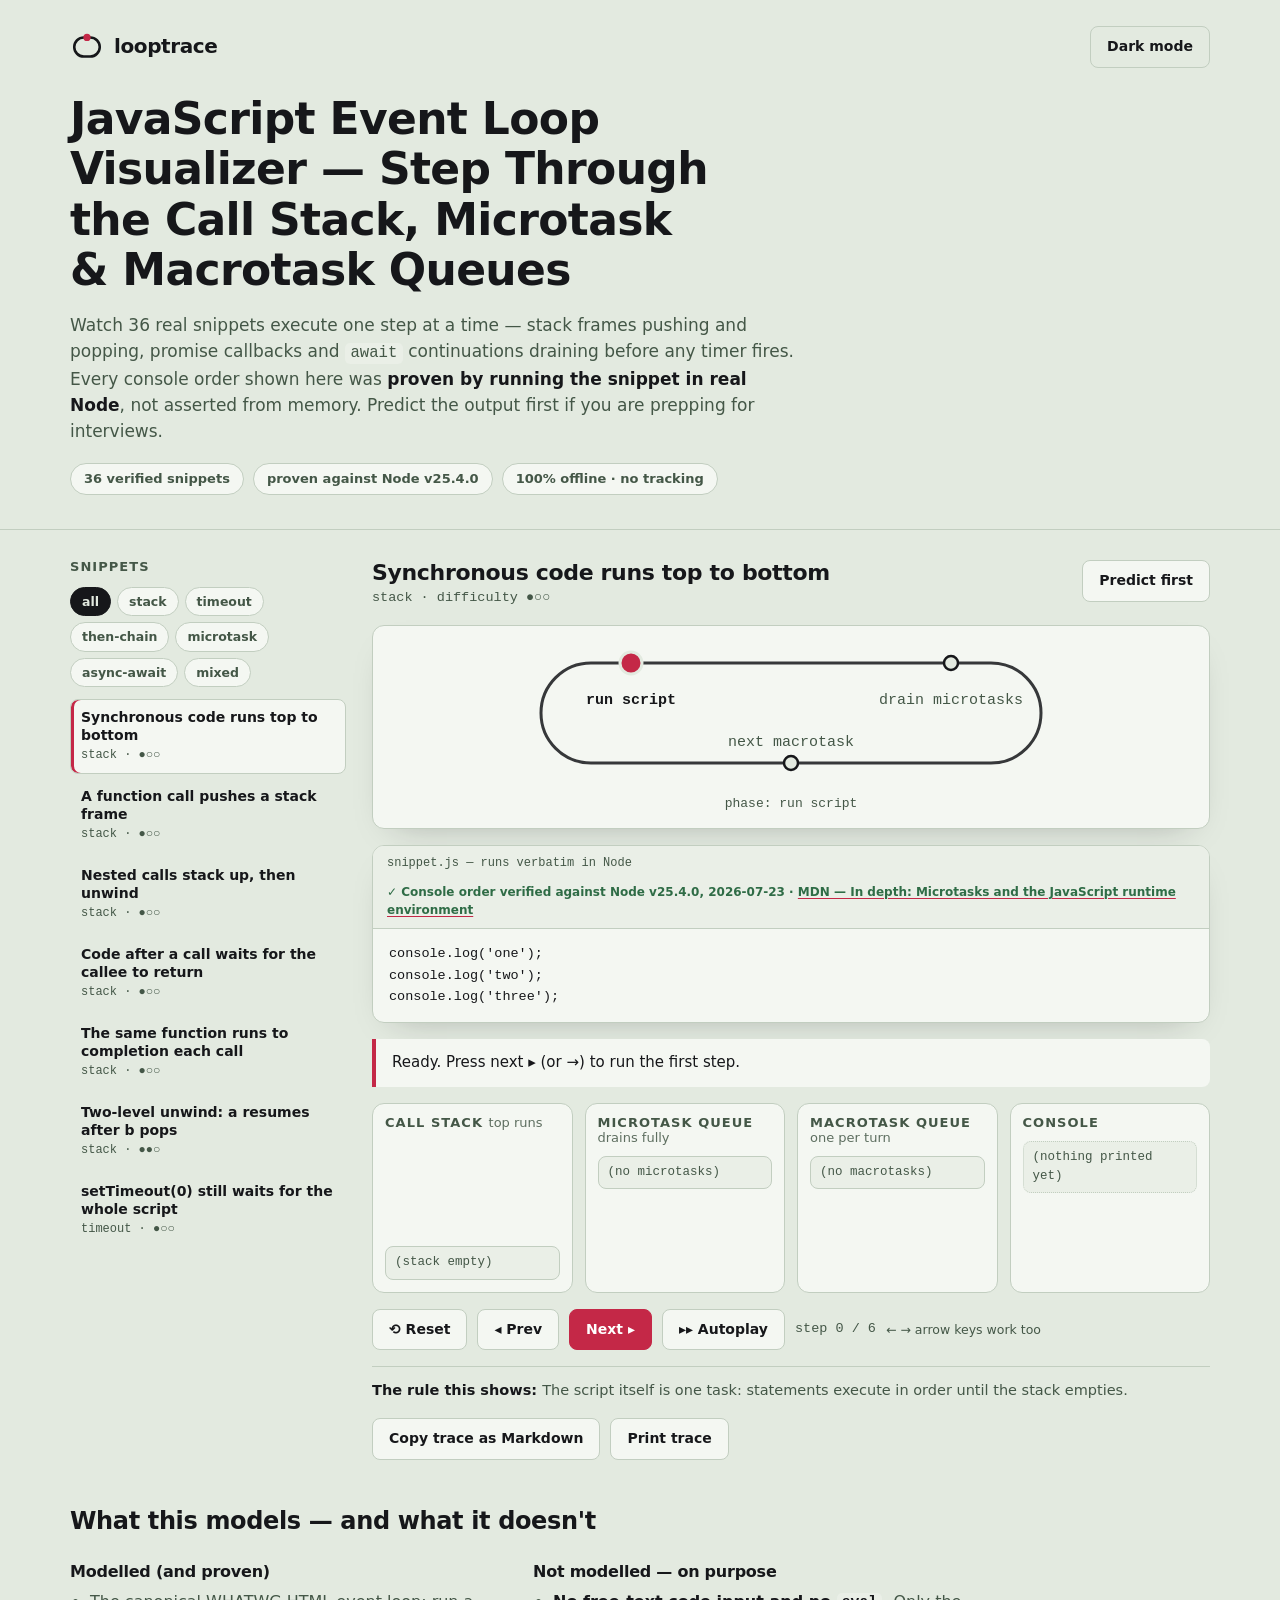
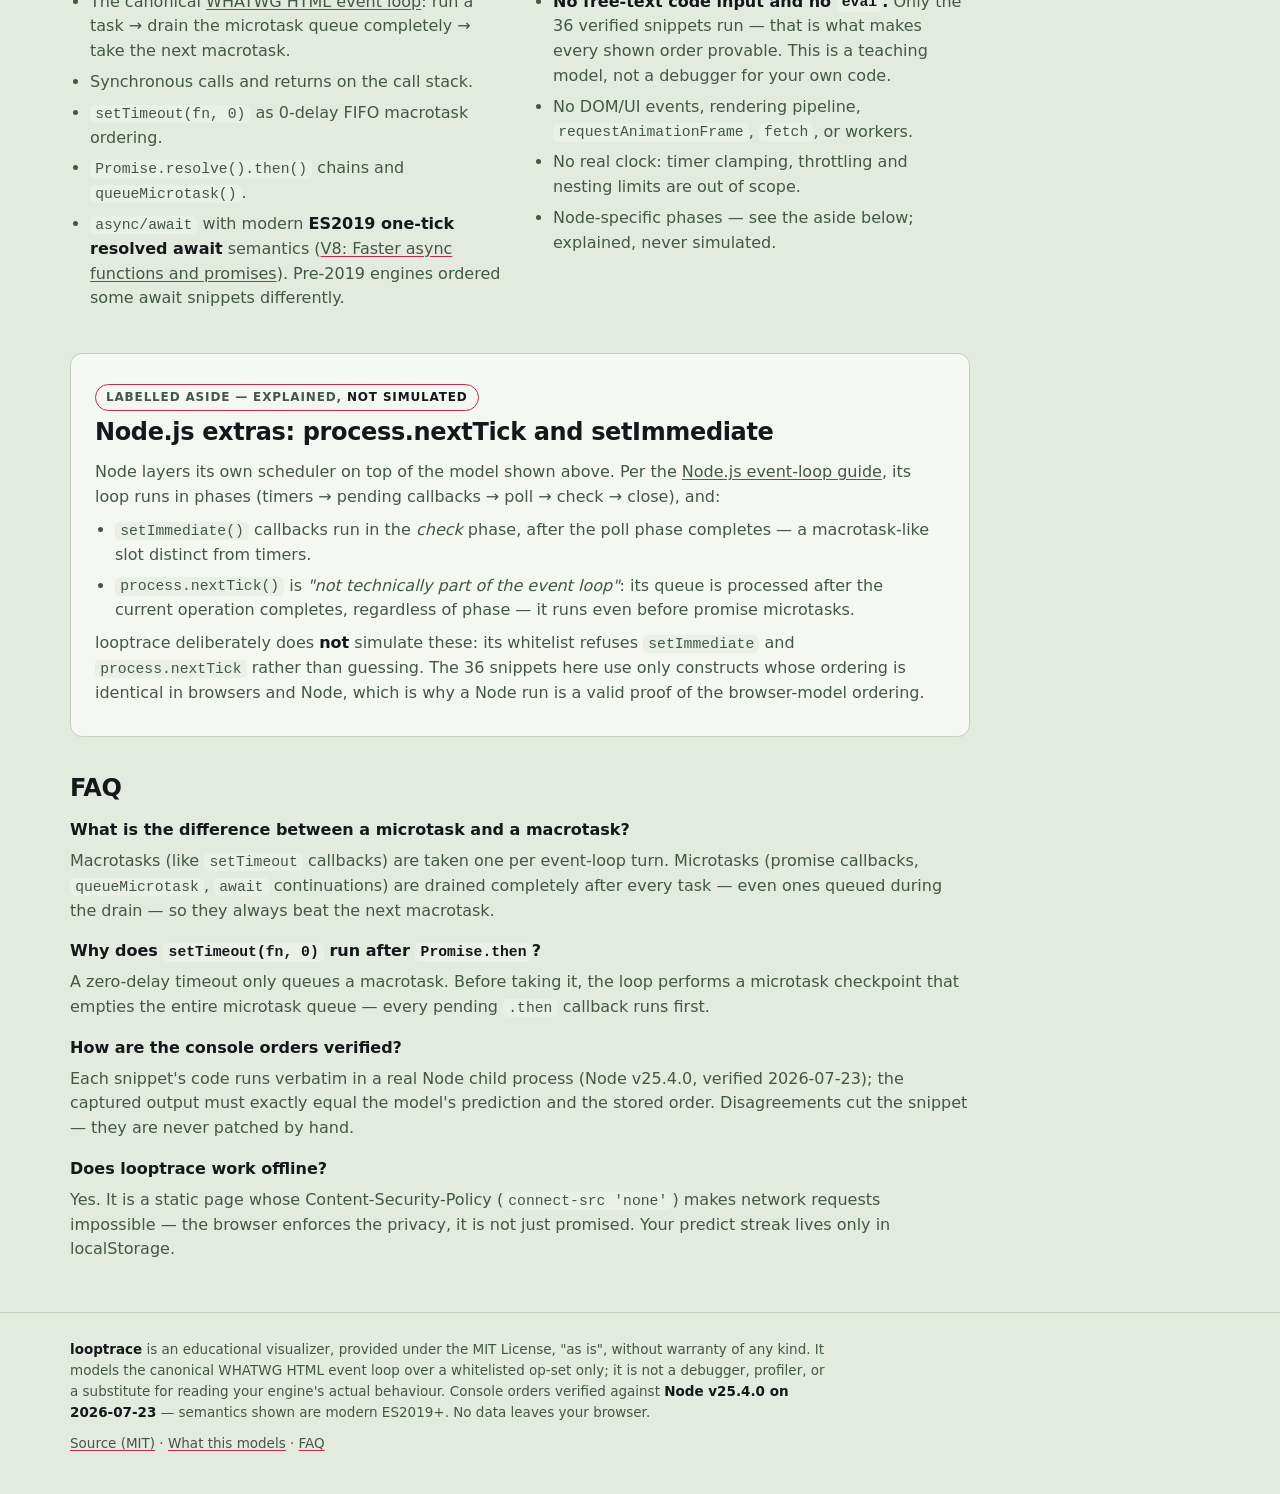
<file: index.html>
<!doctype html>
<html lang="en">
<head>
  <meta charset="utf-8">
  <meta name="viewport" content="width=device-width, initial-scale=1">
  <meta http-equiv="Content-Security-Policy" content="default-src 'self'; connect-src 'none'; img-src 'self' data:; base-uri 'none'; form-action 'none'; frame-ancestors 'none'; object-src 'none'">
  <title>looptrace — JavaScript event loop visualizer: step through the call stack, microtask &amp; macrotask queues</title>
  <meta name="description" content="A JavaScript event loop visualizer: step through 36 real snippets — call stack, microtask queue, macrotask queue and console — with every console order proven against a real Node run. Free, offline, no tracking.">
  <meta name="color-scheme" content="light dark">
  <link rel="canonical" href="https://sreenivas-sadhu-prabhakara.github.io/looptrace/">
  <meta name="robots" content="index, follow, max-image-preview:large">
  <meta name="author" content="Sreenivas Sadhu Prabhakara">
  <meta name="keywords" content="javascript event loop visualizer, event loop explained, microtask vs macrotask, call stack visualizer, setTimeout vs promise order, async await execution order, queueMicrotask, javascript interview questions event loop, promise then order">
  <meta name="theme-color" content="#101211" media="(prefers-color-scheme: dark)">
  <meta name="theme-color" content="#E3EAE0" media="(prefers-color-scheme: light)">

  <!-- Open Graph -->
  <meta property="og:type" content="website">
  <meta property="og:site_name" content="looptrace">
  <meta property="og:title" content="looptrace — JavaScript event loop visualizer">
  <meta property="og:description" content="Step through the call stack, microtask and macrotask queues on 36 real snippets — every console order proven against a real Node run.">
  <meta property="og:url" content="https://sreenivas-sadhu-prabhakara.github.io/looptrace/">
  <meta property="og:locale" content="en_US">
  <meta property="og:image" content="https://sreenivas-sadhu-prabhakara.github.io/looptrace/og-image.png">
  <meta property="og:image:width" content="1200">
  <meta property="og:image:height" content="630">
  <meta property="og:image:alt" content="looptrace — a racetrack loop with call stack, microtask and macrotask stations and a crimson tick dot">

  <!-- Twitter -->
  <meta name="twitter:card" content="summary_large_image">
  <meta name="twitter:title" content="looptrace — JavaScript event loop visualizer">
  <meta name="twitter:description" content="Step through the call stack, microtask and macrotask queues on 36 real snippets — every console order proven against a real Node run.">
  <meta name="twitter:image" content="https://sreenivas-sadhu-prabhakara.github.io/looptrace/og-image.png">
  <meta name="twitter:image:alt" content="looptrace — a racetrack loop with call stack, microtask and macrotask stations and a crimson tick dot">

  <link rel="stylesheet" href="styles.css">
  <link rel="icon" href="favicon.svg" type="image/svg+xml">
  <link rel="apple-touch-icon" href="apple-touch-icon.png">
  <link rel="manifest" href="manifest.webmanifest">

  <!-- Structured data (data blocks; not executable script) -->
  <script type="application/ld+json">
  {
    "@context": "https://schema.org",
    "@type": "WebApplication",
    "name": "looptrace",
    "description": "A JavaScript event loop visualizer: step through the call stack, microtask queue, macrotask queue and console output on 36 verified snippets, with every predicted console order proven against a real Node run.",
    "url": "https://sreenivas-sadhu-prabhakara.github.io/looptrace/",
    "applicationCategory": "DeveloperApplication",
    "operatingSystem": "Any (modern web browser)",
    "browserRequirements": "Requires a modern web browser with JavaScript enabled.",
    "isAccessibleForFree": true,
    "offers": { "@type": "Offer", "price": "0", "priceCurrency": "USD" },
    "license": "https://opensource.org/licenses/MIT",
    "author": { "@type": "Person", "name": "Sreenivas Sadhu Prabhakara" },
    "softwareVersion": "0.1.0",
    "featureList": [
      "36 runnable snippets grouped by topic and difficulty, hash-linkable",
      "Step player over the call stack, microtask queue, macrotask queue and console",
      "Racetrack phase dial: run script → drain microtasks → next macrotask",
      "Predict-first mode with a local correct-answer streak",
      "Every console order verified against a stated Node version on a stated date",
      "Copy any step trace as Markdown; printable trace",
      "Runs 100% offline in your browser — no accounts, no tracking"
    ]
  }
  </script>
  <script type="application/ld+json">
  {
    "@context": "https://schema.org",
    "@type": "FAQPage",
    "mainEntity": [
      {
        "@type": "Question",
        "name": "What is the difference between a microtask and a macrotask in JavaScript?",
        "acceptedAnswer": {
          "@type": "Answer",
          "text": "Macrotasks (like setTimeout callbacks) are taken one per event-loop turn. Microtasks (promise .then callbacks, queueMicrotask, await continuations) live in a separate queue that is drained completely after every task — even microtasks queued during the drain run before the next macrotask. That is why a promise callback always beats a setTimeout(0) callback."
        }
      },
      {
        "@type": "Question",
        "name": "Why does setTimeout(fn, 0) run after Promise.then?",
        "acceptedAnswer": {
          "@type": "Answer",
          "text": "setTimeout(fn, 0) only queues a macrotask; it never runs immediately. Before the event loop takes the next macrotask it performs a microtask checkpoint that drains the entire microtask queue — so every pending .then callback runs first, even if the timeout was queued earlier."
        }
      },
      {
        "@type": "Question",
        "name": "How are looptrace's console orders verified?",
        "acceptedAnswer": {
          "@type": "Answer",
          "text": "Every snippet's code is executed verbatim in a real Node child process (Node v25.4.0, verified 2026-07-23) and the captured console output must exactly match both the visualizer model's prediction and the stored expected order. A snippet the model cannot predict correctly is removed, never patched by hand. You cannot paste your own code — only the 36 verified snippets run, which is what keeps every shown order honest."
        }
      },
      {
        "@type": "Question",
        "name": "Does looptrace work offline and is it private?",
        "acceptedAnswer": {
          "@type": "Answer",
          "text": "Yes. looptrace is a static page with a strict Content-Security-Policy (connect-src 'none'), so the browser itself blocks any network request. There are no accounts, no analytics and no tracking; your predict-mode streak is stored only in your browser's localStorage."
        }
      }
    ]
  }
  </script>
</head>
<body>
  <a class="skip-link" href="#player">Skip to the step player</a>

  <header class="hero">
    <div class="wrap hero__inner">
      <div class="hero__top">
        <div class="brand">
          <svg viewBox="0 0 32 32" class="brand__mark" aria-hidden="true" role="presentation">
            <rect x="4" y="7" width="24" height="18" rx="9" fill="none" stroke="currentColor" stroke-width="2.4"/>
            <circle class="brand__dot" cx="16" cy="7" r="3.4"/>
          </svg>
          <span class="brand__name">looptrace</span>
        </div>
        <button type="button" id="themeToggle" class="btn btn--ghost" aria-pressed="false">Dark&nbsp;mode</button>
      </div>
      <h1>JavaScript Event Loop Visualizer — Step Through the Call Stack, Microtask &amp; Macrotask Queues</h1>
      <p class="lede">
        Watch 36 real snippets execute one step at a time — stack frames pushing and popping, promise
        callbacks and <code>await</code> continuations draining before any timer fires. Every console
        order shown here was <strong>proven by running the snippet in real Node</strong>, not asserted
        from memory. Predict the output first if you are prepping for interviews.
      </p>
      <p class="hero__badges">
        <span class="pill">36 verified snippets</span>
        <span class="pill">proven against Node v25.4.0</span>
        <span class="pill">100% offline · no tracking</span>
      </p>
    </div>
  </header>

  <main class="wrap">
    <section id="player" class="player" aria-label="Event loop step player">
      <aside class="picker">
        <h2 class="panel-title">Snippets</h2>
        <div class="picker__filters" id="topicFilters" role="group" aria-label="Filter snippets by topic"></div>
        <nav class="picker__list" id="snippetList" aria-label="Snippet list"></nav>
      </aside>

      <div class="stage">
        <div class="stage__head">
          <div>
            <h2 class="stage__title" id="snippetTitle">—</h2>
            <p class="stage__meta"><span id="snippetTopic"></span> · difficulty <span id="snippetDifficulty"></span></p>
          </div>
          <button type="button" id="predictToggle" class="btn" aria-pressed="false">Predict first</button>
        </div>

        <!-- The tick racetrack — phase dial motif -->
        <figure class="dial" aria-label="Event loop phase dial">
          <svg viewBox="0 0 560 150" class="dial__svg" role="img" aria-labelledby="dialDesc">
            <desc id="dialDesc">A racetrack loop with three stations: run script, drain microtasks, next macrotask. A tick dot marks the current phase.</desc>
            <rect x="30" y="25" width="500" height="100" rx="50" class="dial__track"/>
            <g id="stScript" class="dial__station">
              <circle cx="120" cy="25" r="7"/>
              <text x="120" y="66" text-anchor="middle">run script</text>
            </g>
            <g id="stMicro" class="dial__station">
              <circle cx="440" cy="25" r="7"/>
              <text x="440" y="66" text-anchor="middle">drain microtasks</text>
            </g>
            <g id="stMacro" class="dial__station">
              <circle cx="280" cy="125" r="7"/>
              <text x="280" y="108" text-anchor="middle">next macrotask</text>
            </g>
            <circle id="dialDot" class="dial__dot" cx="120" cy="25" r="11"/>
          </svg>
          <figcaption id="dialPhase" class="dial__label">phase: run script</figcaption>
        </figure>

        <div class="codebox">
          <div class="codebox__bar">
            <span class="codebox__lang">snippet.js — runs verbatim in Node</span>
            <span class="verified" id="verifiedBadge"></span>
          </div>
          <pre class="codebox__pre"><code id="snippetCode"></code></pre>
        </div>

        <!-- Predict-first panel (hidden unless mode is on) -->
        <div class="predict" id="predictPanel" hidden>
          <h3 class="panel-title">Predict the console order, then reveal</h3>
          <p class="predict__hint">Tap the lines below in the order you think they will print. Your streak is saved only in this browser.</p>
          <div class="predict__cols">
            <div>
              <h4 class="mini-title">Available lines</h4>
              <div id="predictPool" class="predict__pool" role="group" aria-label="Console lines to choose from"></div>
            </div>
            <div>
              <h4 class="mini-title">Your prediction</h4>
              <ol id="predictChoice" class="predict__choice" aria-label="Your predicted order"></ol>
            </div>
          </div>
          <div class="predict__actions">
            <button type="button" id="predictReveal" class="btn btn--accent">Reveal &amp; check</button>
            <button type="button" id="predictClear" class="btn">Clear</button>
            <span class="predict__streak" id="streakBox" aria-live="polite"></span>
          </div>
          <p class="predict__result" id="predictResult" role="status"></p>
        </div>

        <p class="caption" id="stepCaption" aria-live="polite">Press <strong>next ▸</strong> to start stepping.</p>

        <div class="panels">
          <section class="panel panel--stack" aria-label="Call stack">
            <h3 class="panel-title">Call stack <span class="panel-sub">top runs</span></h3>
            <ol id="stackPanel" class="stack" reversed></ol>
          </section>
          <section class="panel" aria-label="Microtask queue">
            <h3 class="panel-title">Microtask queue <span class="panel-sub">drains fully</span></h3>
            <ol id="microPanel" class="queue"></ol>
          </section>
          <section class="panel" aria-label="Macrotask queue">
            <h3 class="panel-title">Macrotask queue <span class="panel-sub">one per turn</span></h3>
            <ol id="macroPanel" class="queue"></ol>
          </section>
          <section class="panel panel--console" aria-label="Console output">
            <h3 class="panel-title">Console</h3>
            <ol id="consolePanel" class="console"></ol>
          </section>
        </div>

        <div class="controls" role="group" aria-label="Player controls">
          <button type="button" id="btnReset" class="btn">⟲ Reset</button>
          <button type="button" id="btnPrev" class="btn">◂ Prev</button>
          <button type="button" id="btnNext" class="btn btn--accent">Next ▸</button>
          <button type="button" id="btnPlay" class="btn" aria-pressed="false">▸▸ Autoplay</button>
          <span class="controls__count" id="stepCount" aria-live="polite">step 0 / 0</span>
          <span class="controls__hint">← → arrow keys work too</span>
        </div>

        <p class="rulebox" id="ruleBox"></p>

        <div class="exports">
          <button type="button" id="btnCopyMd" class="btn">Copy trace as Markdown</button>
          <button type="button" id="btnPrint" class="btn">Print trace</button>
          <span id="copyStatus" role="status" class="exports__status"></span>
        </div>
        <details class="exports__fallback" id="mdFallback" hidden>
          <summary>Markdown (select and copy manually)</summary>
          <textarea id="mdFallbackText" rows="10" readonly aria-label="Markdown trace"></textarea>
        </details>
      </div>
    </section>

    <!-- Printable trace (visible only in print) -->
    <section class="printout" id="printout" aria-hidden="true"></section>

    <section class="prose" id="model-notes" aria-labelledby="modelNotesTitle">
      <h2 id="modelNotesTitle">What this models — and what it doesn't</h2>
      <div class="prose__cols">
        <div>
          <h3>Modelled (and proven)</h3>
          <ul>
            <li>The canonical <a href="https://html.spec.whatwg.org/multipage/webappapis.html#event-loops" rel="external">WHATWG HTML event loop</a>: run a task → drain the microtask queue completely → take the next macrotask.</li>
            <li>Synchronous calls and returns on the call stack.</li>
            <li><code>setTimeout(fn, 0)</code> as 0-delay FIFO macrotask ordering.</li>
            <li><code>Promise.resolve().then()</code> chains and <code>queueMicrotask()</code>.</li>
            <li><code>async/await</code> with modern <strong>ES2019 one-tick resolved await</strong> semantics (<a href="https://v8.dev/blog/fast-async" rel="external">V8: Faster async functions and promises</a>). Pre-2019 engines ordered some await snippets differently.</li>
          </ul>
        </div>
        <div>
          <h3>Not modelled — on purpose</h3>
          <ul>
            <li><strong>No free-text code input and no <code>eval</code>.</strong> Only the 36 verified snippets run — that is what makes every shown order provable. This is a teaching model, not a debugger for your own code.</li>
            <li>No DOM/UI events, rendering pipeline, <code>requestAnimationFrame</code>, <code>fetch</code>, or workers.</li>
            <li>No real clock: timer clamping, throttling and nesting limits are out of scope.</li>
            <li>Node-specific phases — see the aside below; explained, never simulated.</li>
          </ul>
        </div>
      </div>
    </section>

    <aside class="prose aside" id="node-aside" aria-labelledby="nodeAsideTitle">
      <p class="aside__tag">Labelled aside — explained, <strong>not simulated</strong></p>
      <h2 id="nodeAsideTitle">Node.js extras: process.nextTick and setImmediate</h2>
      <p>
        Node layers its own scheduler on top of the model shown above. Per the
        <a href="https://nodejs.org/en/learn/asynchronous-work/event-loop-timers-and-nexttick" rel="external">Node.js event-loop guide</a>,
        its loop runs in phases (timers → pending callbacks → poll → check → close), and:
      </p>
      <ul>
        <li><code>setImmediate()</code> callbacks run in the <em>check</em> phase, after the poll phase completes — a macrotask-like slot distinct from timers.</li>
        <li><code>process.nextTick()</code> is <em>"not technically part of the event loop"</em>: its queue is processed after the current operation completes, regardless of phase — it runs even before promise microtasks.</li>
      </ul>
      <p>
        looptrace deliberately does <strong>not</strong> simulate these: its whitelist refuses
        <code>setImmediate</code> and <code>process.nextTick</code> rather than guessing. The 36 snippets
        here use only constructs whose ordering is identical in browsers and Node, which is why a Node
        run is a valid proof of the browser-model ordering.
      </p>
    </aside>

    <section class="prose" id="faq" aria-labelledby="faqTitle">
      <h2 id="faqTitle">FAQ</h2>
      <dl class="faq">
        <dt>What is the difference between a microtask and a macrotask?</dt>
        <dd>Macrotasks (like <code>setTimeout</code> callbacks) are taken one per event-loop turn. Microtasks (promise callbacks, <code>queueMicrotask</code>, <code>await</code> continuations) are drained completely after every task — even ones queued during the drain — so they always beat the next macrotask.</dd>
        <dt>Why does <code>setTimeout(fn, 0)</code> run after <code>Promise.then</code>?</dt>
        <dd>A zero-delay timeout only queues a macrotask. Before taking it, the loop performs a microtask checkpoint that empties the entire microtask queue — every pending <code>.then</code> callback runs first.</dd>
        <dt>How are the console orders verified?</dt>
        <dd>Each snippet's code runs verbatim in a real Node child process (Node v25.4.0, verified 2026-07-23); the captured output must exactly equal the model's prediction and the stored order. Disagreements cut the snippet — they are never patched by hand.</dd>
        <dt>Does looptrace work offline?</dt>
        <dd>Yes. It is a static page whose Content-Security-Policy (<code>connect-src 'none'</code>) makes network requests impossible — the browser enforces the privacy, it is not just promised. Your predict streak lives only in localStorage.</dd>
      </dl>
    </section>
  </main>

  <footer class="footer">
    <div class="wrap">
      <p>
        <strong>looptrace</strong> is an educational visualizer, provided under the MIT License, "as is",
        without warranty of any kind. It models the canonical WHATWG HTML event loop over a whitelisted
        op-set only; it is not a debugger, profiler, or a substitute for reading your engine's actual
        behaviour. Console orders verified against <strong>Node v25.4.0 on 2026-07-23</strong> — semantics
        shown are modern ES2019+. No data leaves your browser.
      </p>
      <p class="footer__links">
        <a href="https://github.com/Sreenivas-Sadhu-Prabhakara/looptrace" rel="external">Source (MIT)</a> ·
        <a href="#model-notes">What this models</a> ·
        <a href="#faq">FAQ</a>
      </p>
    </div>
  </footer>

  <script src="data/snippets.js"></script>
  <script src="data/model.js"></script>
  <script src="app.js"></script>
</body>
</html>
</file>
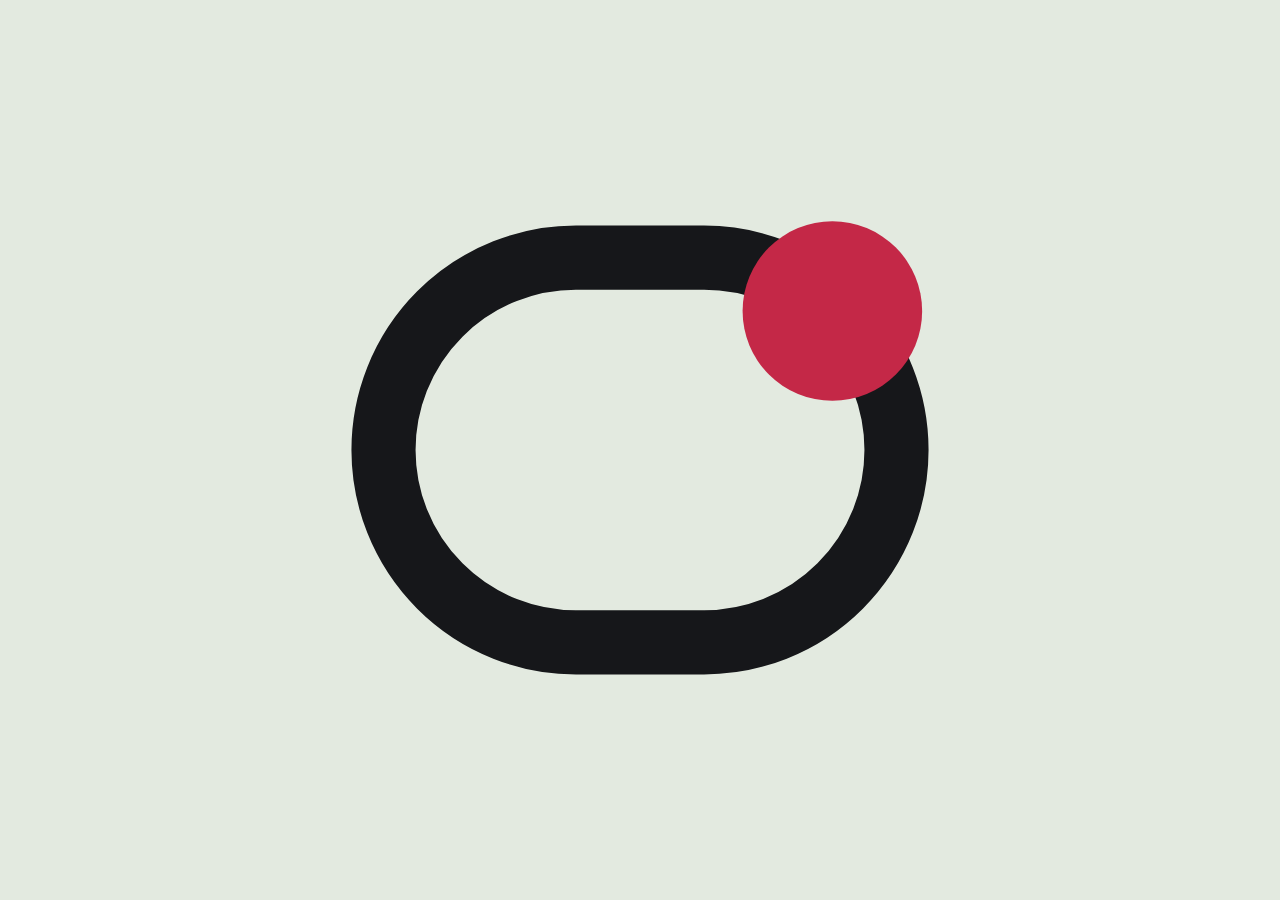
<file: assets/icon.html>
<!doctype html>
<html lang="en">
<head>
<meta charset="utf-8">
<style>
  * { box-sizing: border-box; margin: 0; padding: 0; }
  html, body { width: 100%; height: 100%; overflow: hidden; background: #E3EAE0; }
  body { display: grid; place-items: center; }
  /* 12% safe padding each side → mark fills the middle 76vmin */
  .mark { width: 76vmin; height: 76vmin; display: block; }
</style>
</head>
<body>
  <!-- the bare racetrack ring with the crimson tick dot at one corner -->
  <svg class="mark" viewBox="0 0 32 32" aria-hidden="true">
    <rect x="4" y="7" width="24" height="18" rx="9"
          fill="none" stroke="#16171A" stroke-width="3"/>
    <circle cx="25" cy="9.5" r="4.2" fill="#C42847"/>
  </svg>
</body>
</html>
</file>
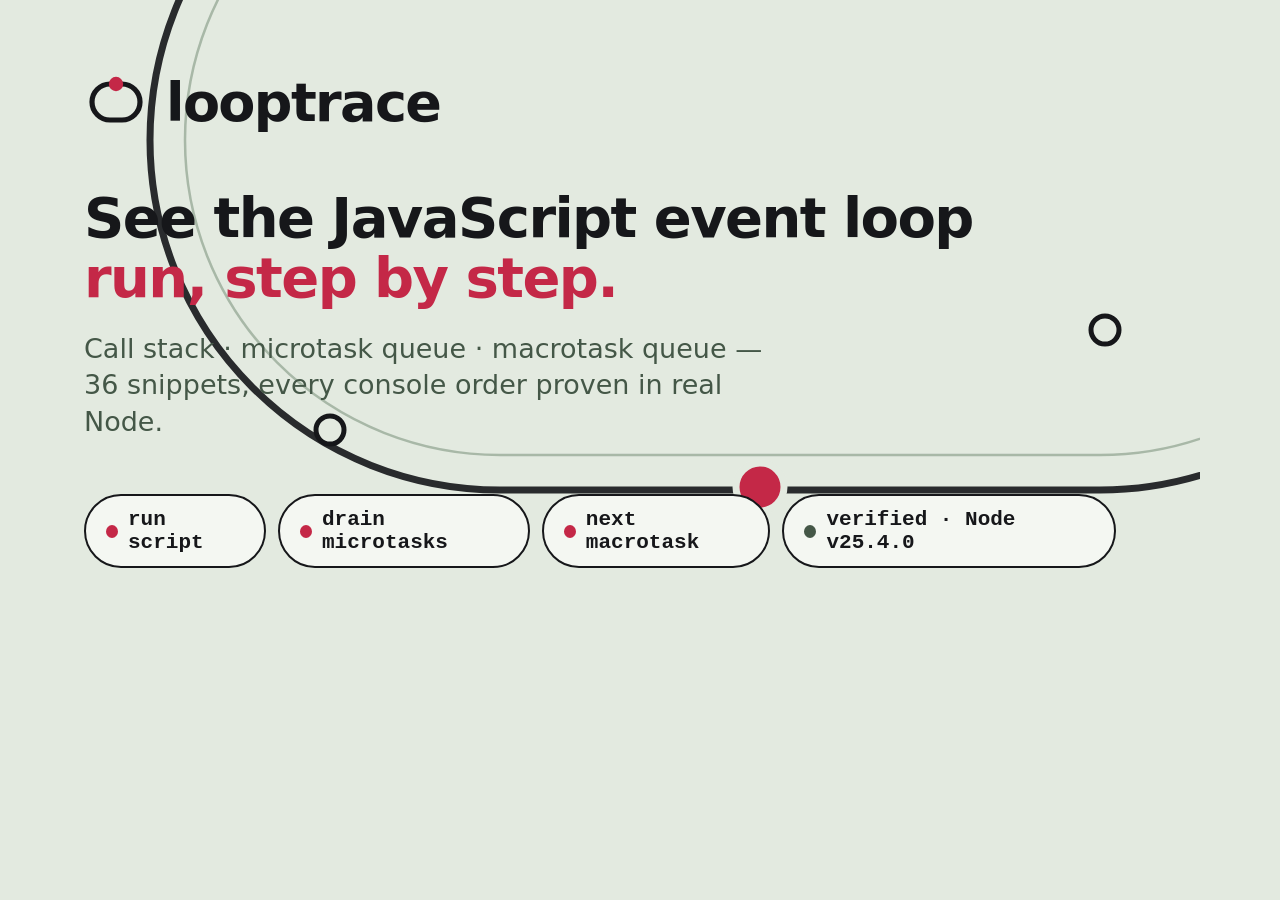
<file: assets/og.html>
<!doctype html>
<html lang="en">
<head>
<meta charset="utf-8">
<style>
  :root {
    --bg: #E3EAE0;
    --ink: #16171A;
    --muted: #445747;
    --accent: #C42847;
    --panel: #F4F7F2;
    --sans: system-ui, -apple-system, "Segoe UI", Roboto, Helvetica, Arial, sans-serif;
    --mono: ui-monospace, "SF Mono", Menlo, Consolas, "Liberation Mono", monospace;
  }
  * { box-sizing: border-box; margin: 0; padding: 0; }
  html, body { width: 1200px; height: 630px; overflow: hidden; }
  body {
    position: relative;
    background: var(--bg);
    font-family: var(--sans);
    color: var(--ink);
    -webkit-font-smoothing: antialiased;
  }

  /* the racetrack running across the frame — the looptrace motif */
  .track { position: absolute; inset: 0; width: 1200px; height: 630px; }

  .frame {
    position: absolute; inset: 0;
    padding: 70px 84px 62px;
    display: flex; flex-direction: column; justify-content: space-between;
  }

  .brand { display: flex; align-items: center; gap: 18px; }
  .mark { width: 64px; height: 64px; }
  .wordmark { font-size: 54px; font-weight: 800; letter-spacing: -0.03em; }

  .headline { max-width: 980px; }
  .headline h1 {
    font-size: 56px; font-weight: 800; letter-spacing: -0.028em; line-height: 1.08;
  }
  .headline h1 .red { color: var(--accent); }
  .headline p {
    margin-top: 22px; font-size: 27px; font-weight: 500;
    color: var(--muted); line-height: 1.35; max-width: 40ch;
  }

  .chips { display: flex; gap: 12px; }
  .chip {
    display: inline-flex; align-items: center; gap: 10px;
    padding: 12px 20px; border: 2px solid var(--ink); border-radius: 999px;
    background: var(--panel); font-family: var(--mono);
    font-size: 21px; font-weight: 600; color: var(--ink);
  }
  .chip .dot { width: 13px; height: 13px; border-radius: 50%; background: var(--accent); }
  .chip.plain .dot { background: var(--muted); }
</style>
</head>
<body>
  <svg class="track" viewBox="0 0 1200 630" aria-hidden="true">
    <!-- big racetrack loop crossing the frame -->
    <rect x="150" y="-210" width="1300" height="700" rx="350"
          fill="none" stroke="#16171A" stroke-width="7" opacity="0.9"/>
    <rect x="185" y="-175" width="1230" height="630" rx="315"
          fill="none" stroke="#5F7A62" stroke-width="2.5" opacity="0.45"/>
    <!-- stations on the visible arc -->
    <circle cx="330" cy="430" r="14" fill="#E3EAE0" stroke="#16171A" stroke-width="5"/>
    <circle cx="760" cy="487" r="14" fill="#E3EAE0" stroke="#16171A" stroke-width="5"/>
    <circle cx="1105" cy="330" r="14" fill="#E3EAE0" stroke="#16171A" stroke-width="5"/>
    <!-- the crimson tick dot, mid-lap -->
    <circle cx="760" cy="487" r="24" fill="#C42847" stroke="#E3EAE0" stroke-width="7"/>
  </svg>

  <div class="frame">
    <div class="brand">
      <svg class="mark" viewBox="0 0 32 32" aria-hidden="true">
        <rect x="4" y="7" width="24" height="18" rx="9" fill="none" stroke="#16171A" stroke-width="2.6"/>
        <circle cx="16" cy="7" r="3.6" fill="#C42847"/>
      </svg>
      <div class="wordmark">looptrace</div>
    </div>

    <div class="headline">
      <h1>See the JavaScript event loop <span class="red">run, step by step.</span></h1>
      <p>Call stack · microtask queue · macrotask queue — 36 snippets, every console order proven in real Node.</p>
    </div>

    <div class="chips">
      <span class="chip"><span class="dot"></span>run script</span>
      <span class="chip"><span class="dot"></span>drain microtasks</span>
      <span class="chip"><span class="dot"></span>next macrotask</span>
      <span class="chip plain"><span class="dot"></span>verified · Node v25.4.0</span>
    </div>
  </div>
</body>
</html>
</file>
<file: styles.css>
/* ============================================================
   looptrace — sage mist + ink + crimson tick.
   Crimson marks ONLY the currently-executing thing, so the eye
   follows execution. Light default; dark via data-theme or OS.
   ============================================================ */

:root {
  --bg:      #E3EAE0;   /* sage mist */
  --panel:   #F4F7F2;
  --panel2:  #EAEFE7;
  --ink:     #16171A;
  --muted:   #445747;   /* deep sage, AA on bg */
  --line:    #C2CEC0;
  --accent:  #C42847;   /* crimson (cooled from cherry) */
  --accent-ink: #FFFFFF;
  --accent-dim: rgba(196, 40, 71, 0.12);
  --ok:      #2F6C46;
  --sans: system-ui, -apple-system, "Segoe UI", Roboto, Helvetica, Arial, sans-serif;
  --mono: ui-monospace, "SF Mono", Menlo, Consolas, "Liberation Mono", monospace;
  --radius: 12px;
  --radius-sm: 8px;
  --wrap: 1180px;
  --shadow: 0 14px 34px -22px rgba(22, 23, 26, 0.35);
}

:root[data-theme="dark"] {
  --bg:      #101211;   /* ink ground */
  --panel:   #191E1B;
  --panel2:  #141816;
  --ink:     #D9E4D6;   /* pale sage */
  --muted:   #9DB2A0;
  --line:    #2C342E;
  --accent:  #E8506B;   /* raspberry-crimson, lifted for dark */
  --accent-ink: #16171A;
  --accent-dim: rgba(232, 80, 107, 0.16);
  --ok:      #6FBE8C;
  --shadow: 0 14px 34px -22px rgba(0, 0, 0, 0.8);
}

@media (prefers-color-scheme: dark) {
  :root:not([data-theme="light"]):not([data-theme="dark"]) {
    --bg:      #101211;
    --panel:   #191E1B;
    --panel2:  #141816;
    --ink:     #D9E4D6;
    --muted:   #9DB2A0;
    --line:    #2C342E;
    --accent:  #E8506B;
    --accent-ink: #16171A;
    --accent-dim: rgba(232, 80, 107, 0.16);
    --ok:      #6FBE8C;
    --shadow: 0 14px 34px -22px rgba(0, 0, 0, 0.8);
  }
}

* { box-sizing: border-box; }
html { -webkit-text-size-adjust: 100%; }

body {
  margin: 0;
  background: var(--bg);
  color: var(--ink);
  font-family: var(--sans);
  font-size: 16px;
  line-height: 1.55;
  -webkit-font-smoothing: antialiased;
}

h1, h2, h3, h4 { margin: 0; font-weight: 700; letter-spacing: -0.015em; line-height: 1.15; }
p { margin: 0; }
code { font-family: var(--mono); font-size: 0.92em; background: var(--panel2); padding: 0.08em 0.35em; border-radius: 5px; }
a { color: inherit; text-decoration-color: var(--accent); text-underline-offset: 2px; }
a:hover { color: var(--accent); }

.wrap { max-width: var(--wrap); margin: 0 auto; padding: 0 20px; }

/* ---------- a11y ---------- */
.skip-link {
  position: absolute; left: -9999px; top: 0;
  background: var(--accent); color: var(--accent-ink);
  padding: 10px 16px; border-radius: 0 0 var(--radius-sm) 0; z-index: 50;
}
.skip-link:focus { left: 0; }

button:focus-visible, a:focus-visible, summary:focus-visible {
  outline: 3px solid var(--accent);
  outline-offset: 2px;
}

@media (prefers-reduced-motion: reduce) {
  *, *::before, *::after { transition: none !important; animation: none !important; }
}

/* ---------- hero ---------- */
.hero { padding: 26px 0 34px; border-bottom: 1px solid var(--line); }
.hero__top { display: flex; align-items: center; justify-content: space-between; gap: 16px; margin-bottom: 26px; }
.brand { display: inline-flex; align-items: center; gap: 10px; }
.brand__mark { width: 34px; height: 34px; color: var(--ink); }
.brand__dot { fill: var(--accent); }
.brand__name { font-weight: 800; font-size: 20px; letter-spacing: -0.02em; }
.hero h1 { font-size: clamp(26px, 4.4vw, 44px); max-width: 21ch; }
.lede { margin-top: 16px; max-width: 68ch; color: var(--muted); font-size: 17px; }
.lede strong { color: var(--ink); }
.hero__badges { margin-top: 18px; display: flex; flex-wrap: wrap; gap: 9px; }
.pill {
  border: 1px solid var(--line); background: var(--panel);
  padding: 5px 13px; border-radius: 999px; font-size: 13px; font-weight: 600; color: var(--muted);
}

/* ---------- player layout ---------- */
.player {
  display: grid; grid-template-columns: 280px 1fr; gap: 22px;
  padding: 30px 0 10px;
}
@media (max-width: 900px) { .player { grid-template-columns: 1fr; } }

.panel-title { font-size: 13px; text-transform: uppercase; letter-spacing: 0.08em; color: var(--muted); font-weight: 700; }
.panel-sub { font-weight: 500; text-transform: none; letter-spacing: 0; opacity: 0.85; }
.mini-title { font-size: 12px; text-transform: uppercase; letter-spacing: 0.07em; color: var(--muted); margin-bottom: 8px; }

/* picker */
.picker { display: flex; flex-direction: column; gap: 12px; min-width: 0; }
.picker__filters { display: flex; flex-wrap: wrap; gap: 6px; }
.filter {
  font: inherit; font-size: 12.5px; font-weight: 600;
  border: 1px solid var(--line); background: var(--panel); color: var(--muted);
  border-radius: 999px; padding: 4px 11px; cursor: pointer;
}
.filter[aria-pressed="true"] { background: var(--ink); color: var(--bg); border-color: var(--ink); }
.picker__list { display: flex; flex-direction: column; gap: 4px; max-height: 560px; overflow-y: auto; padding-right: 4px; }
.snip {
  font: inherit; text-align: left; cursor: pointer;
  border: 1px solid transparent; background: transparent; color: var(--ink);
  border-radius: var(--radius-sm); padding: 8px 10px;
  display: flex; flex-direction: column; gap: 2px;
}
.snip:hover { background: var(--panel); }
.snip[aria-current="true"] { background: var(--panel); border-color: var(--line); box-shadow: inset 3px 0 0 var(--accent); }
.snip__title { font-weight: 600; font-size: 14px; line-height: 1.3; }
.snip__meta { font-size: 12px; color: var(--muted); font-family: var(--mono); }

/* stage */
.stage { display: flex; flex-direction: column; gap: 16px; min-width: 0; }
.stage__head { display: flex; align-items: flex-start; justify-content: space-between; gap: 14px; }
.stage__title { font-size: 22px; }
.stage__meta { color: var(--muted); font-size: 13.5px; margin-top: 3px; font-family: var(--mono); }

/* ---------- the racetrack dial (motif) ---------- */
.dial { margin: 0; background: var(--panel); border: 1px solid var(--line); border-radius: var(--radius); padding: 12px 16px 6px; box-shadow: var(--shadow); }
.dial__svg { width: 100%; max-width: 560px; display: block; margin: 0 auto; }
.dial__track { fill: none; stroke: var(--ink); stroke-width: 3; opacity: 0.85; }
.dial__station circle { fill: var(--bg); stroke: var(--ink); stroke-width: 2.5; }
.dial__station text { font-family: var(--mono); font-size: 15px; fill: var(--muted); }
.dial__station.active circle { fill: var(--accent); stroke: var(--accent); }
.dial__station.active text { fill: var(--ink); font-weight: 700; }
.dial__dot { fill: var(--accent); stroke: var(--bg); stroke-width: 3; transition: cx 0.35s ease, cy 0.35s ease; }
.dial__dot.idle { opacity: 0.35; }
.dial__label { text-align: center; font-family: var(--mono); font-size: 13px; color: var(--muted); padding: 6px 0 8px; }

/* ---------- code box ---------- */
.codebox { border: 1px solid var(--line); border-radius: var(--radius); overflow: hidden; background: var(--panel); box-shadow: var(--shadow); }
.codebox__bar {
  display: flex; align-items: center; justify-content: space-between; gap: 10px; flex-wrap: wrap;
  padding: 8px 14px; border-bottom: 1px solid var(--line); background: var(--panel2);
}
.codebox__lang { font-family: var(--mono); font-size: 12px; color: var(--muted); }
.verified { font-size: 12px; color: var(--ok); font-weight: 600; }
.verified a { color: inherit; }
.codebox__pre {
  margin: 0; padding: 14px 16px; overflow-x: auto;
  font-family: var(--mono); font-size: 13.5px; line-height: 1.6;
}
.codebox__pre code { background: none; padding: 0; font-size: inherit; }

/* ---------- predict-first ---------- */
.predict { border: 1px dashed var(--accent); border-radius: var(--radius); padding: 16px; background: var(--accent-dim); }
.predict__hint { color: var(--muted); font-size: 14px; margin-top: 6px; }
.predict__cols { display: grid; grid-template-columns: 1fr 1fr; gap: 16px; margin-top: 14px; }
@media (max-width: 640px) { .predict__cols { grid-template-columns: 1fr; } }
.predict__pool { display: flex; flex-wrap: wrap; gap: 8px; align-content: flex-start; }
.chip {
  font-family: var(--mono); font-size: 13px; font-weight: 600;
  border: 1px solid var(--line); background: var(--panel); color: var(--ink);
  border-radius: var(--radius-sm); padding: 6px 10px; cursor: pointer;
}
.chip:hover { border-color: var(--accent); }
.chip:disabled { opacity: 0.35; cursor: default; }
.predict__choice { margin: 0; padding: 0 0 0 22px; display: flex; flex-direction: column; gap: 6px; min-height: 40px; }
.predict__choice li { font-family: var(--mono); font-size: 13px; }
.predict__choice .chip { margin-left: 4px; }
.predict__actions { display: flex; align-items: center; gap: 10px; margin-top: 14px; flex-wrap: wrap; }
.predict__streak { font-size: 13.5px; font-weight: 600; color: var(--muted); }
/* Solid panel behind the verdict: the tinted predict background drops
   accent/ok text below 4.5:1 (3.83 light / 4.37 dark measured) — the
   verdict must sit on --panel, where both pass AA. */
.predict__result {
  margin-top: 10px; font-weight: 600;
  background: var(--panel); border: 1px solid var(--line);
  border-radius: var(--radius-sm); padding: 8px 12px;
}
.predict__result:empty { display: none; }
.predict__result.good { color: var(--ok); }
.predict__result.bad { color: var(--accent); }

/* ---------- caption + panels ---------- */
.caption {
  min-height: 48px; padding: 12px 16px;
  border-left: 4px solid var(--accent);
  background: var(--panel); border-radius: 0 var(--radius-sm) var(--radius-sm) 0;
  font-size: 15px;
}
.panels { display: grid; grid-template-columns: repeat(4, 1fr); gap: 12px; }
@media (max-width: 980px) { .panels { grid-template-columns: repeat(2, 1fr); } }
@media (max-width: 520px) { .panels { grid-template-columns: 1fr; } }

.panel {
  border: 1px solid var(--line); border-radius: var(--radius);
  background: var(--panel); padding: 12px; min-height: 190px;
  display: flex; flex-direction: column; gap: 10px;
}
.stack, .queue, .console { list-style: none; margin: 0; padding: 0; display: flex; flex-direction: column; gap: 6px; }
.stack { flex-direction: column; justify-content: flex-end; flex: 1; }
.stack li, .queue li, .console li {
  font-family: var(--mono); font-size: 12.5px; font-variant-numeric: tabular-nums;
  border: 1px solid var(--line); border-radius: var(--radius-sm);
  padding: 6px 9px; background: var(--panel2);
  overflow-wrap: anywhere;
}
.stack li.running {
  background: var(--accent); color: var(--accent-ink); border-color: var(--accent);
  font-weight: 700;
}
.console li { border-style: dotted; }
.empty { color: var(--muted); font-family: var(--mono); font-size: 12px; border: none; background: none; padding: 6px 2px; }

/* ---------- controls ---------- */
.controls { display: flex; align-items: center; gap: 10px; flex-wrap: wrap; }
.btn {
  font: inherit; font-size: 14px; font-weight: 600; cursor: pointer;
  border: 1px solid var(--line); background: var(--panel); color: var(--ink);
  border-radius: var(--radius-sm); padding: 9px 16px;
}
.btn:hover { border-color: var(--muted); }
.btn--accent { background: var(--accent); color: var(--accent-ink); border-color: var(--accent); }
.btn--accent:hover { filter: brightness(0.94); border-color: var(--accent); }
.btn--ghost { background: transparent; }
.btn[aria-pressed="true"] { background: var(--ink); color: var(--bg); border-color: var(--ink); }
.controls__count { font-family: var(--mono); font-size: 13.5px; font-variant-numeric: tabular-nums; color: var(--muted); }
.controls__hint { font-size: 12.5px; color: var(--muted); }

.rulebox {
  font-size: 14.5px; color: var(--muted);
  border-top: 1px solid var(--line); padding-top: 12px;
}
.rulebox strong { color: var(--ink); }

.exports { display: flex; align-items: center; gap: 10px; flex-wrap: wrap; }
.exports__status { font-size: 13px; color: var(--ok); font-weight: 600; }
.exports__fallback textarea {
  width: 100%; font-family: var(--mono); font-size: 12px;
  background: var(--panel); color: var(--ink); border: 1px solid var(--line); border-radius: var(--radius-sm);
  padding: 10px;
}

/* ---------- prose sections ---------- */
.prose { padding: 38px 0 6px; max-width: 900px; }
.prose h2 { font-size: 24px; margin-bottom: 14px; }
.prose h3 { font-size: 16px; margin: 14px 0 8px; }
.prose ul { margin: 0; padding-left: 20px; color: var(--muted); }
.prose li { margin: 6px 0; }
.prose li strong, .prose p strong { color: var(--ink); }
.prose p { color: var(--muted); margin: 8px 0; }
.prose__cols { display: grid; grid-template-columns: 1fr 1fr; gap: 26px; }
@media (max-width: 720px) { .prose__cols { grid-template-columns: 1fr; } }

.aside { border: 1px solid var(--line); border-radius: var(--radius); background: var(--panel); padding: 22px 24px; margin-top: 30px; }
.aside__tag {
  display: inline-block; font-size: 12px; font-weight: 700; text-transform: uppercase; letter-spacing: 0.07em;
  color: var(--accent); border: 1px solid var(--accent); border-radius: 999px; padding: 3px 10px; margin-bottom: 10px;
}

.faq { margin: 0; }
.faq dt { font-weight: 700; margin-top: 16px; }
.faq dd { margin: 6px 0 0; color: var(--muted); }

/* ---------- footer ---------- */
.footer { border-top: 1px solid var(--line); margin-top: 44px; padding: 26px 0 40px; }
.footer p { color: var(--muted); font-size: 13.5px; max-width: 88ch; }
.footer strong { color: var(--ink); }
.footer__links { margin-top: 10px; }

/* ---------- print ---------- */
.printout { display: none; }
@media print {
  body * { visibility: hidden; }
  .printout, .printout * { visibility: visible; }
  .printout {
    display: block; position: absolute; inset: 0; padding: 10mm;
    color: #000; background: #fff; font-size: 11pt;
  }
  .printout pre { font-family: var(--mono); font-size: 9.5pt; white-space: pre-wrap; border: 1px solid #999; padding: 8px; }
  .printout table { border-collapse: collapse; width: 100%; font-size: 9pt; }
  .printout th, .printout td { border: 1px solid #999; padding: 3px 6px; text-align: left; font-family: var(--mono); }
  .printout h2 { font-size: 14pt; }
  .printout .printout__foot { margin-top: 10px; font-size: 8.5pt; color: #333; }
}
</file>
